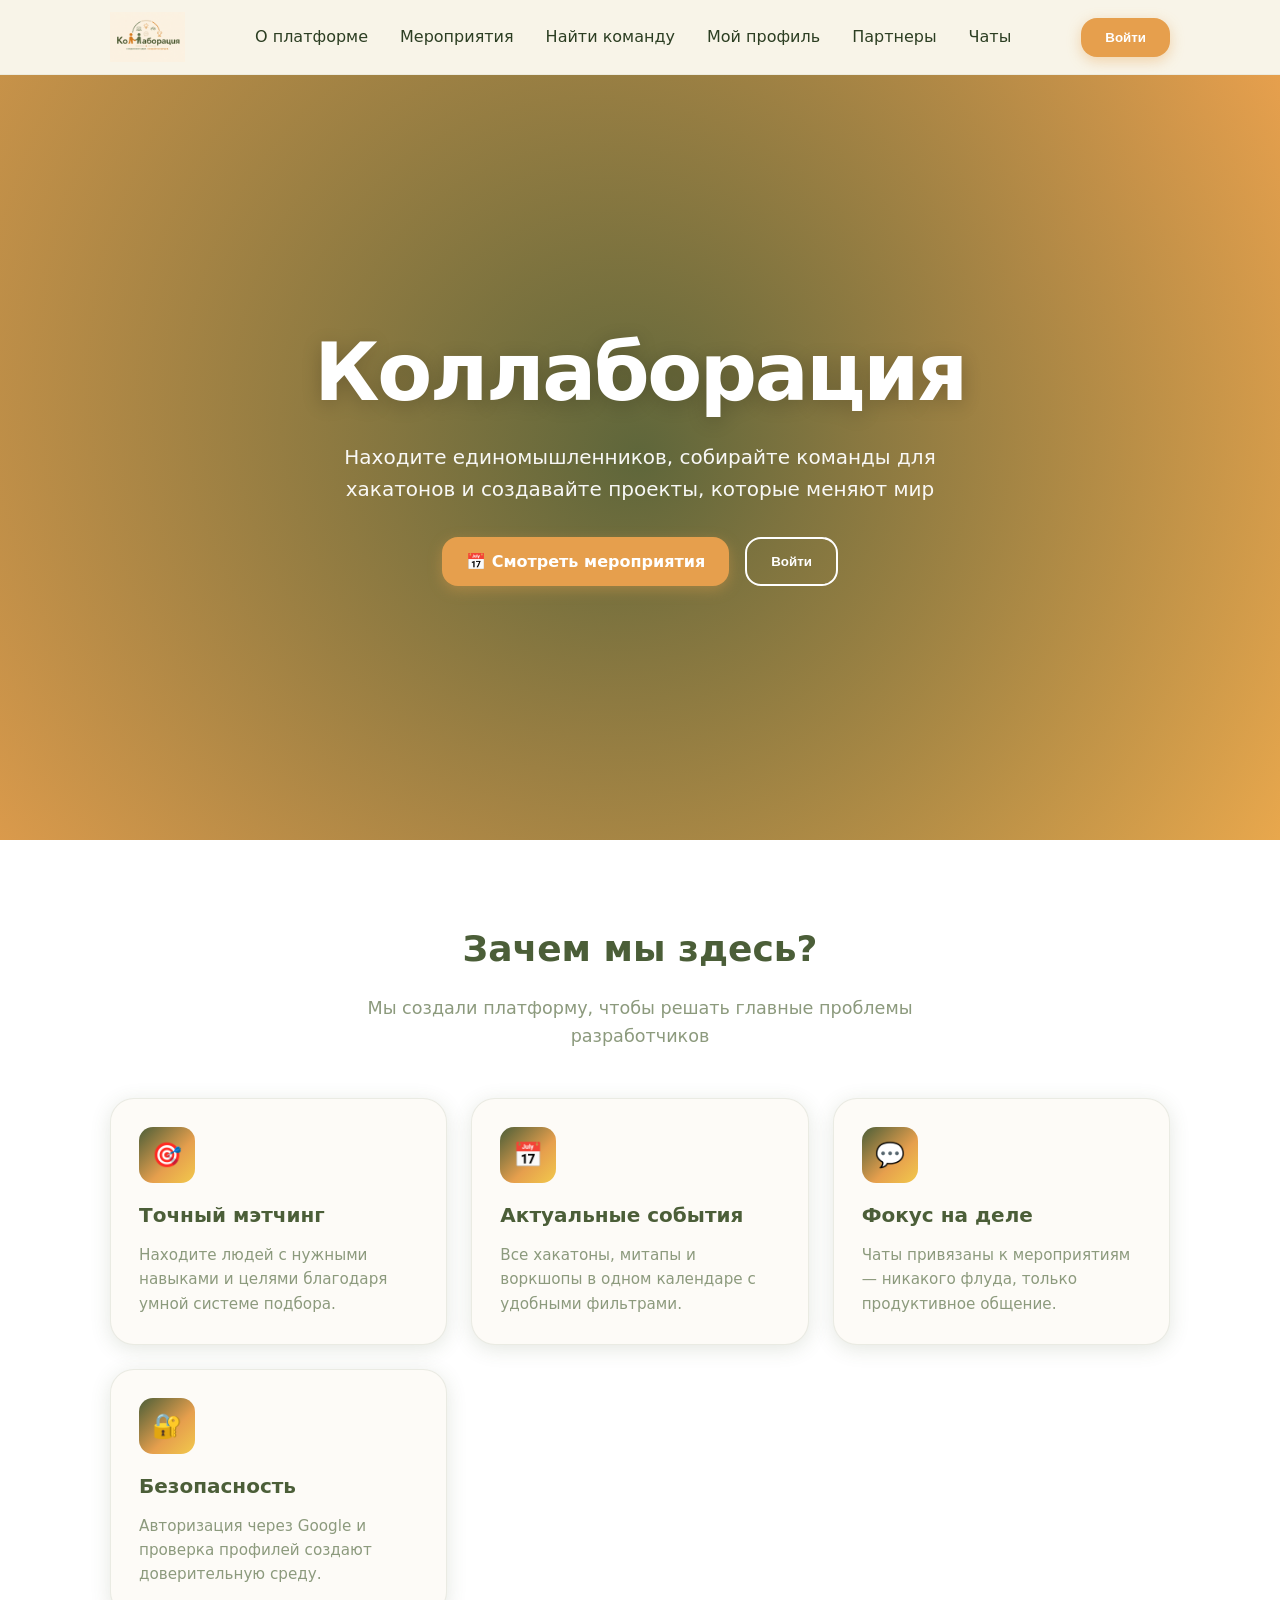
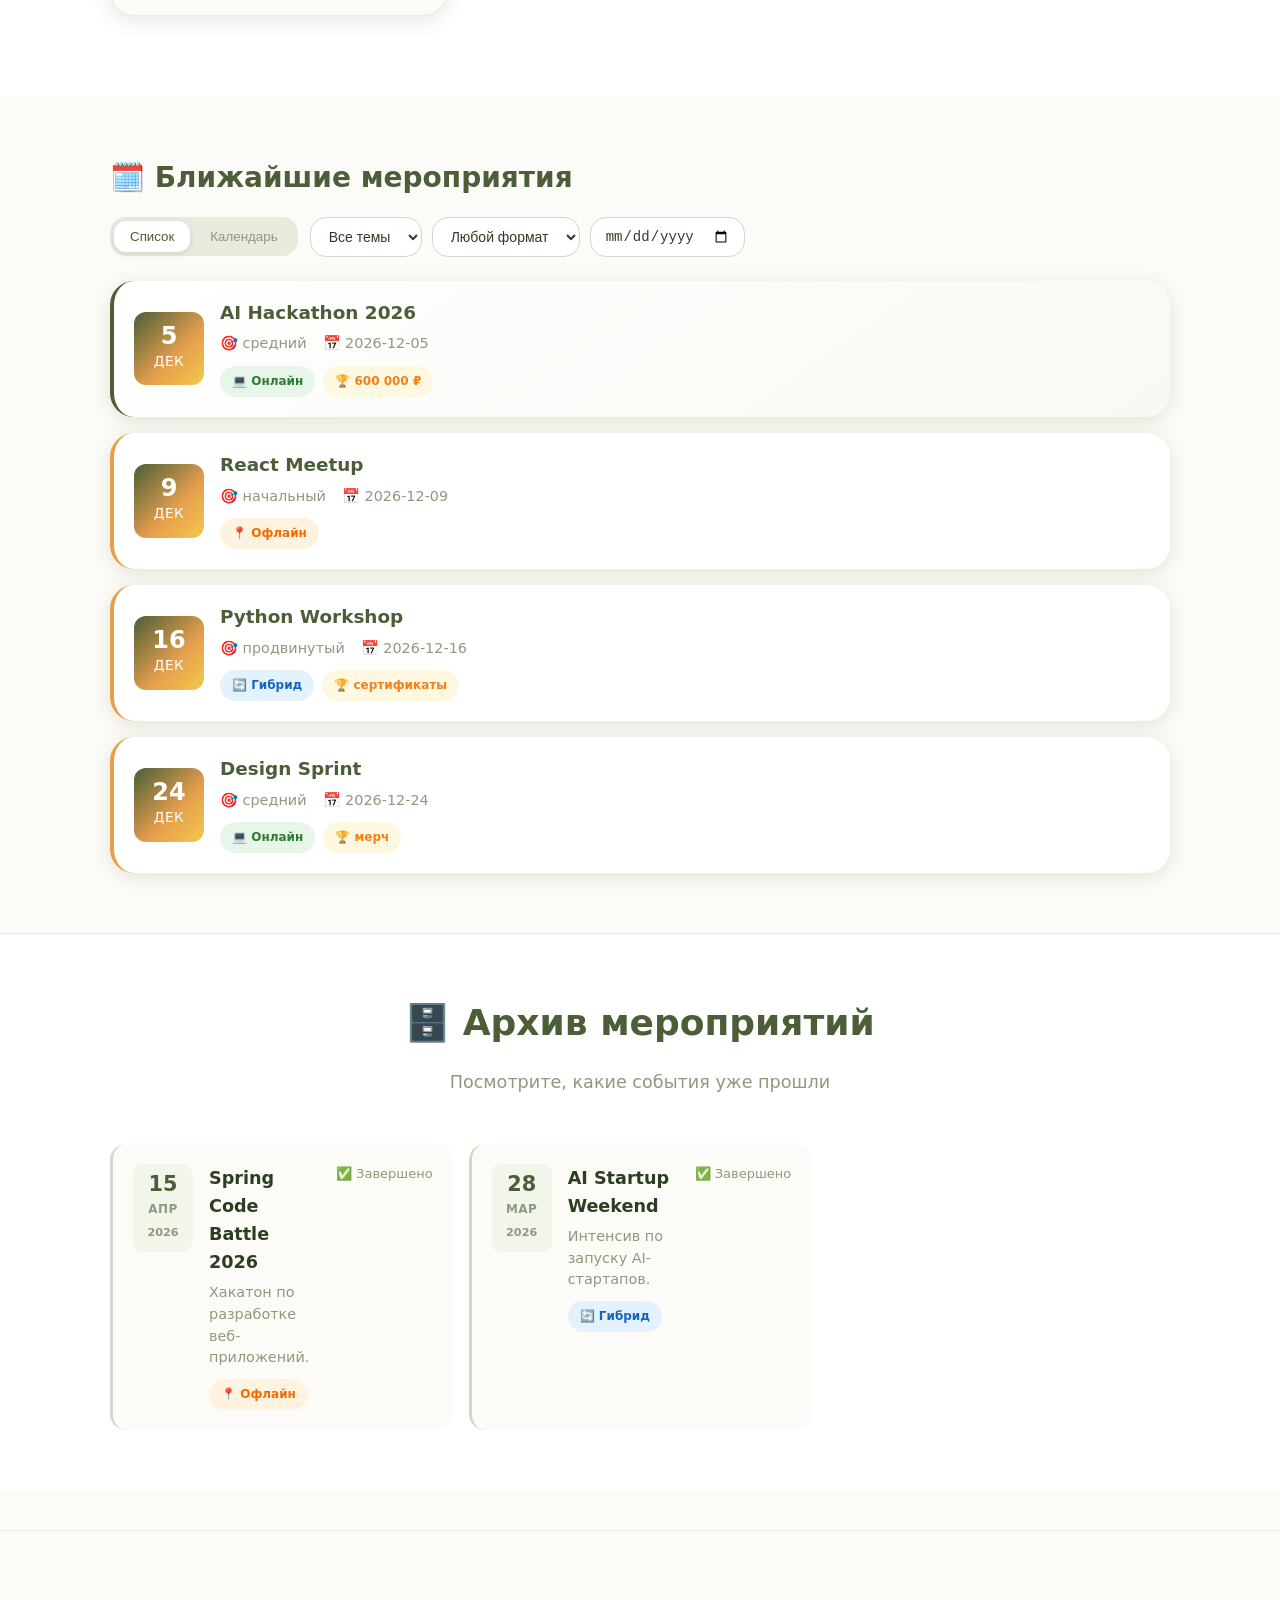
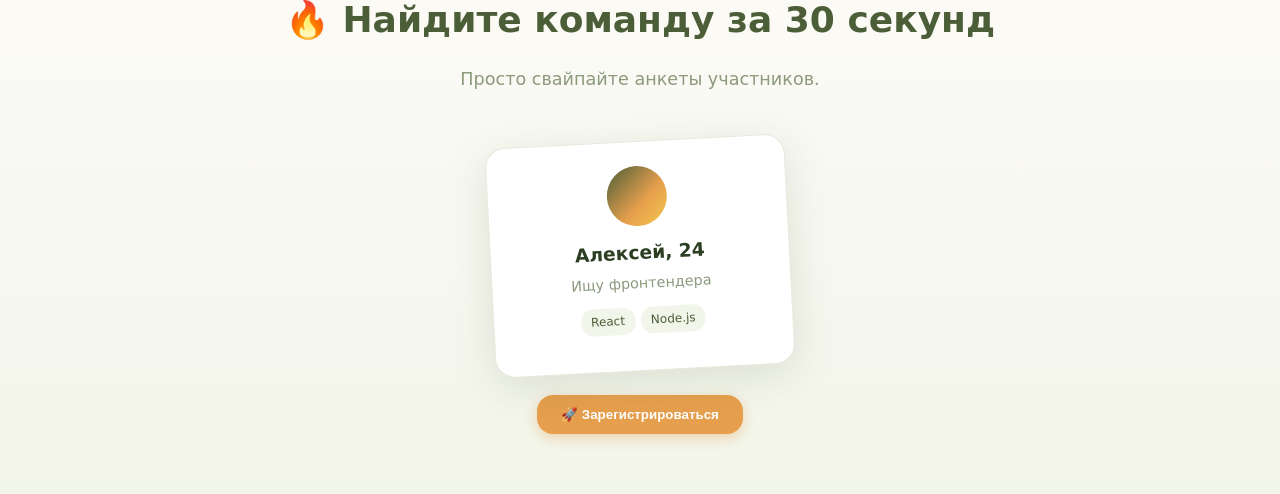
<file: index.html>
<!DOCTYPE html>
<html lang="ru">
<head>
  <meta charset="UTF-8">
  <meta name="viewport" content="width=device-width, initial-scale=1.0">
  <title>Коллаборация — Платформа для команд</title>
  <link rel="stylesheet" href="css/theme.css">
</head>
<body>
  <nav class="navbar">
    <div class="container">
      <!-- ЛОГОТИП -->
      <a href="#" class="nav-logo">
        <img src="logo.png" alt="Коллаборация">
      </a>
      
      <div class="nav-links">
        <a href="#about">О платформе</a>
        <a href="#calendar">Мероприятия</a>
        <a href="teams.html">Найти команду</a>
        <a href="profile.html">Мой профиль</a>
        <a href="partners.html">Партнеры</a>
        <a href="chat.html">Чаты</a>
      </div>
      <div class="nav-auth">
        <button id="loginBtn" class="btn">Войти</button>
      </div>
    </div>
  </nav>

  <section class="hero">
    <div class="hero-bg"></div>
    <div class="hero-content">
      <h1 class="hero-title">Коллаборация</h1>
      <p class="hero-subtitle">Находите единомышленников, собирайте команды для хакатонов и создавайте проекты, которые меняют мир</p>
      <div class="hero-cta">
        <a href="#calendar" class="btn">📅 Смотреть мероприятия</a>
        <button id="heroLoginBtn" class="btn btn-outline" style="border-color:white; color:white;">🚀 Начать сейчас</button>
      </div>
    </div>
  </section>

  <section id="about" class="info-section">
    <div class="container">
      <h2 class="section-title">Зачем мы здесь?</h2>
      <p class="section-subtitle">Мы создали платформу, чтобы решать главные проблемы разработчиков</p>
      <div class="features-grid">
        <div class="feature-card"><div class="feature-icon">🎯</div><h3>Точный мэтчинг</h3><p>Находите людей с нужными навыками и целями благодаря умной системе подбора.</p></div>
        <div class="feature-card"><div class="feature-icon">📅</div><h3>Актуальные события</h3><p>Все хакатоны, митапы и воркшопы в одном календаре с удобными фильтрами.</p></div>
        <div class="feature-card"><div class="feature-icon">💬</div><h3>Фокус на деле</h3><p>Чаты привязаны к мероприятиям — никакого флуда, только продуктивное общение.</p></div>
        <div class="feature-card"><div class="feature-icon">🔐</div><h3>Безопасность</h3><p>Авторизация через Google и проверка профилей создают доверительную среду.</p></div>
      </div>
    </div>
  </section>

  <section id="calendar" class="calendar-section">
    <div class="container">
      <div class="calendar-header">
        <h2 class="calendar-title">🗓️ Ближайшие мероприятия</h2>
        <div class="calendar-controls">
          <div class="view-toggle">
            <button id="viewList" class="toggle-btn active">Список</button>
            <button id="viewCalendar" class="toggle-btn">Календарь</button>
          </div>
          <div class="filters" id="filtersContainer">
            <select id="topicFilter"><option value="all">Все темы</option><option value="frontend">Frontend</option><option value="backend">Backend</option><option value="ai">AI/ML</option><option value="design">Дизайн</option></select>
            <select id="formatFilter"><option value="all">Любой формат</option><option value="online">Онлайн</option><option value="offline">Офлайн</option><option value="hybrid">Гибрид</option></select>
            <input type="date" id="dateFilter">
          </div>
        </div>
      </div>
      
      <div id="calendarGrid" class="calendar-grid" style="display:none;">
        <div class="calendar-nav" style="grid-column: 1/-1; display:flex; justify-content:space-between; align-items:center; margin-bottom:8px;">
          <button id="prevMonth" class="btn btn-outline" style="padding:6px 12px; font-size:14px;">← Назад</button>
          <span id="currentMonthLabel" style="font-weight:600; color:var(--primary)"></span>
          <button id="nextMonth" class="btn btn-outline" style="padding:6px 12px; font-size:14px;">Вперед →</button>
        </div>
      </div>
      
      <div id="eventsList" class="events-list"></div>
      <div id="calendarMessage" style="text-align:center; padding:20px; color:var(--text-muted); display:none;"></div>
    </div>
  </section>

  <section class="archive-section">
    <div class="container">
      <h2 class="section-title">🗄️ Архив мероприятий</h2>
      <p class="section-subtitle">Посмотрите, какие события уже прошли</p>
      
      <div class="archive-grid">
        <div class="archive-card">
          <div class="archive-date"><span class="day">15</span><span class="month">АПР</span><span class="year">2026</span></div>
          <div class="archive-info"><h3>Spring Code Battle 2026</h3><p class="archive-desc">Хакатон по разработке веб-приложений.</p><div class="archive-badges"><span class="badge offline">📍 Офлайн</span></div></div>
          <div class="archive-status"><span style="color:var(--text-muted); font-size:13px;">✅ Завершено</span></div>
        </div>
        <div class="archive-card">
          <div class="archive-date"><span class="day">28</span><span class="month">МАР</span><span class="year">2026</span></div>
          <div class="archive-info"><h3>AI Startup Weekend</h3><p class="archive-desc">Интенсив по запуску AI-стартапов.</p><div class="archive-badges"><span class="badge hybrid">🔄 Гибрид</span></div></div>
          <div class="archive-status"><span style="color:var(--text-muted); font-size:13px;">✅ Завершено</span></div>
        </div>
      </div>
    </div>
  </section>

  <section class="promo-section">
    <div class="container">
      <h2 class="section-title">🔥 Найдите команду за 30 секунд</h2>
      <p class="section-subtitle">Просто свайпайте анкеты участников.</p>
      <div class="promo-card-container">
        <div class="promo-demo-card">
          <div class="promo-demo-avatar"></div>
          <h3 style="margin-bottom:4px;">Алексей, 24</h3>
          <p style="font-size:0.9rem; color:var(--text-muted);">Ищу фронтендера</p>
          <div class="promo-demo-skills"><span class="promo-demo-tag">React</span><span class="promo-demo-tag">Node.js</span></div>
        </div>
      </div>
      <button id="promoLoginBtn" class="btn">🚀 Зарегистрироваться</button>
    </div>
  </section>

  <script src="js/calendar.js"></script>
  <script>
    let isAuthenticated = false;
    function toggleAuth() { isAuthenticated = !isAuthenticated; updateInterface(); if (isAuthenticated) alert('✅ Вы успешно вошли!'); }
    function updateInterface() {
      const loginBtns = document.querySelectorAll('#loginBtn, #heroLoginBtn, #promoLoginBtn');
      loginBtns.forEach(btn => {
        btn.textContent = isAuthenticated ? '👤 Выйти' : (btn.id === 'promoLoginBtn' ? '🚀 Зарегистрироваться' : 'Войти');
        btn.onclick = toggleAuth;
      });
    }
    document.addEventListener('DOMContentLoaded', updateInterface);
  </script>
</body>
</html>
</file>
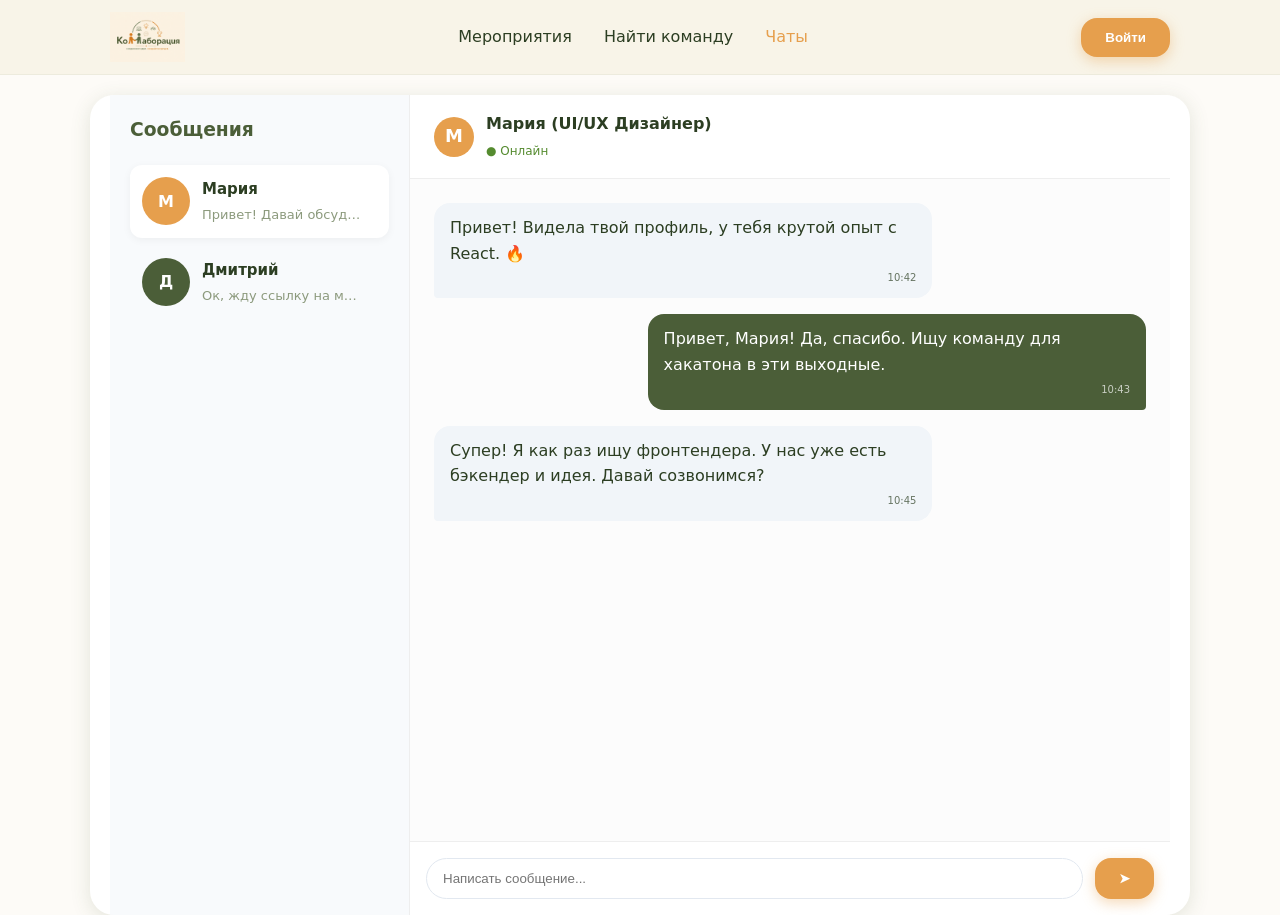
<file: chat.html>
<!DOCTYPE html>
<html lang="ru">
<head>
  <meta charset="UTF-8">
  <meta name="viewport" content="width=device-width, initial-scale=1.0">
  <title>Чат — Коллаборация</title>
  <link rel="stylesheet" href="css/theme.css">
  <link rel="stylesheet" href="css/chat.css">
</head>
<body>
  <nav class="navbar">
    <div class="container">
      <a href="index.html" class="nav-logo">
        <img src="logo.png" alt="Коллаборация">
      </a>
      <div class="nav-links">
        <a href="index.html">Мероприятия</a>
        <a href="teams.html">Найти команду</a>
        <a href="chat.html" class="active">Чаты</a>
      </div>
      <div class="nav-auth"><button id="loginBtn" class="btn">Войти</button></div>
    </div>
  </nav>

  <main class="chat-container container">
    <aside class="chat-sidebar">
      <h3>Сообщения</h3>
      <div class="chat-list">
        <div class="chat-item active">
          <div class="chat-avatar" style="background:var(--accent)">М</div>
          <div class="chat-info">
            <h4>Мария</h4>
            <p>Привет! Давай обсудим стек...</p>
          </div>
        </div>
        <div class="chat-item">
          <div class="chat-avatar" style="background:var(--primary)">Д</div>
          <div class="chat-info">
            <h4>Дмитрий</h4>
            <p>Ок, жду ссылку на макет</p>
          </div>
        </div>
      </div>
    </aside>

    <section class="chat-window">
      <header class="chat-header">
        <div class="chat-avatar" style="background:var(--accent); width:40px; height:40px; font-size:18px;">М</div>
        <div>
          <h4>Мария (UI/UX Дизайнер)</h4>
          <span style="color:var(--success); font-size:12px;">● Онлайн</span>
        </div>
      </header>

      <div class="messages-area" id="messagesArea">
        <div class="message received">
          <p>Привет! Видела твой профиль, у тебя крутой опыт с React. 🔥</p>
          <span class="time">10:42</span>
        </div>
        <div class="message sent">
          <p>Привет, Мария! Да, спасибо. Ищу команду для хакатона в эти выходные.</p>
          <span class="time">10:43</span>
        </div>
        <div class="message received">
          <p>Супер! Я как раз ищу фронтендера. У нас уже есть бэкендер и идея. Давай созвонимся?</p>
          <span class="time">10:45</span>
        </div>
      </div>

      <div class="chat-input-area">
        <input type="text" id="msgInput" placeholder="Написать сообщение...">
        <button class="btn" id="sendBtn">➤</button>
      </div>
    </section>
  </main>

  <script src="js/chat.js"></script>
</body>
</html>
</file>
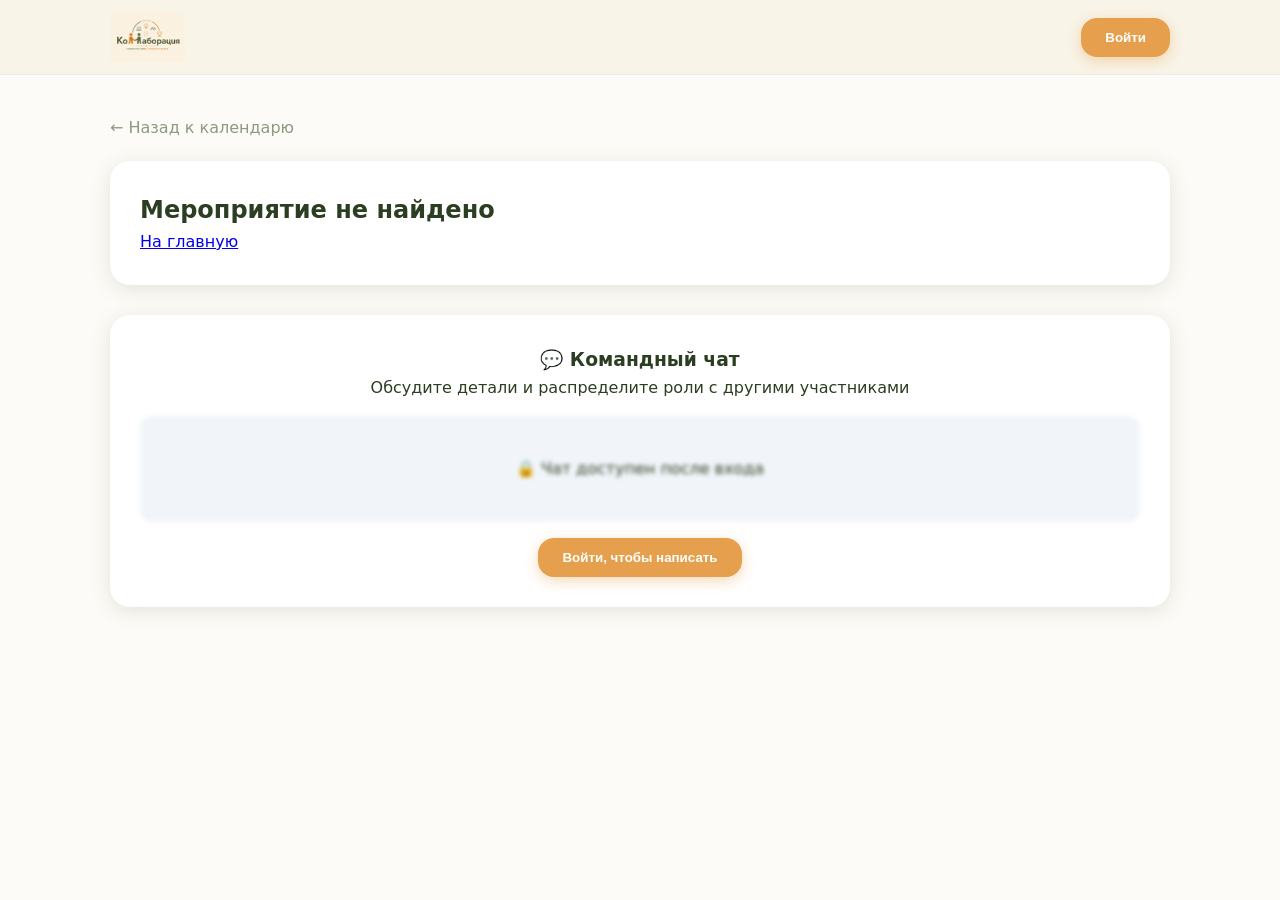
<file: event.html>
<!DOCTYPE html>
<html lang="ru">
<head>
  <meta charset="UTF-8">
  <meta name="viewport" content="width=device-width, initial-scale=1.0">
  <title>Коллаборация — Детали мероприятия</title>
  <link rel="stylesheet" href="css/theme.css">
</head>
<body>
  <nav class="navbar">
    <div class="container">
      <a href="index.html" class="nav-logo">
        <img src="logo.png" alt="Коллаборация">
      </a>
      <div class="nav-auth">
        <button id="loginBtn" class="btn">Войти</button>
      </div>
    </div>
  </nav>

  <main class="container event-detail-page" style="padding-top: 40px;">
    <a href="index.html" class="back-link" style="color:var(--text-muted); text-decoration:none; display:inline-block; margin-bottom:20px;">← Назад к календарю</a>
    
    <div id="event-content" class="event-full-card" style="background:white; padding:30px; border-radius:20px; box-shadow:var(--shadow); margin-bottom:30px;">
      <!-- Контент загрузится через JS -->
    </div>

    <div class="chat-gate-box" style="background:white; padding:30px; border-radius:20px; box-shadow:var(--shadow); text-align:center;">
      <h3>💬 Командный чат</h3>
      <p>Обсудите детали и распределите роли с другими участниками</p>
      <div id="chatPreview" class="chat-preview-blur" style="background:#f1f5f9; padding:40px; border-radius:12px; margin-top:16px; filter:blur(2px);">
        <p>🔒 Чат доступен после входа</p>
      </div>
      <button id="loginToChat" class="btn" style="margin-top:16px;">Войти, чтобы написать</button>
    </div>
  </main>

  <script src="js/event.js"></script>
  <script>
    let isAuthenticated = false;
    function toggleAuth() {
      isAuthenticated = !isAuthenticated;
      updateInterface();
      if (isAuthenticated) {
        document.getElementById('loginBtn').textContent = '👤 Выйти';
        checkChatAccess();
      } else {
        document.getElementById('loginBtn').textContent = 'Войти';
        checkChatAccess();
      }
    }
    function checkChatAccess() {
      const chatBtn = document.getElementById('loginToChat');
      const chatBlur = document.getElementById('chatPreview');
      if (isAuthenticated) {
        if(chatBtn) chatBtn.style.display = 'none';
        if(chatBlur) {
          chatBlur.innerHTML = '<p style="color:var(--text-muted)">Сообщений пока нет. Будьте первым!</p>';
          chatBlur.style.filter = 'none';
        }
      }
    }
    function updateInterface() {
      const btn = document.getElementById('loginBtn');
      btn.textContent = isAuthenticated ? '👤 Выйти' : 'Войти';
      btn.onclick = toggleAuth;
    }
    document.addEventListener('DOMContentLoaded', updateInterface);
  </script>
</body>
</html>
</file>
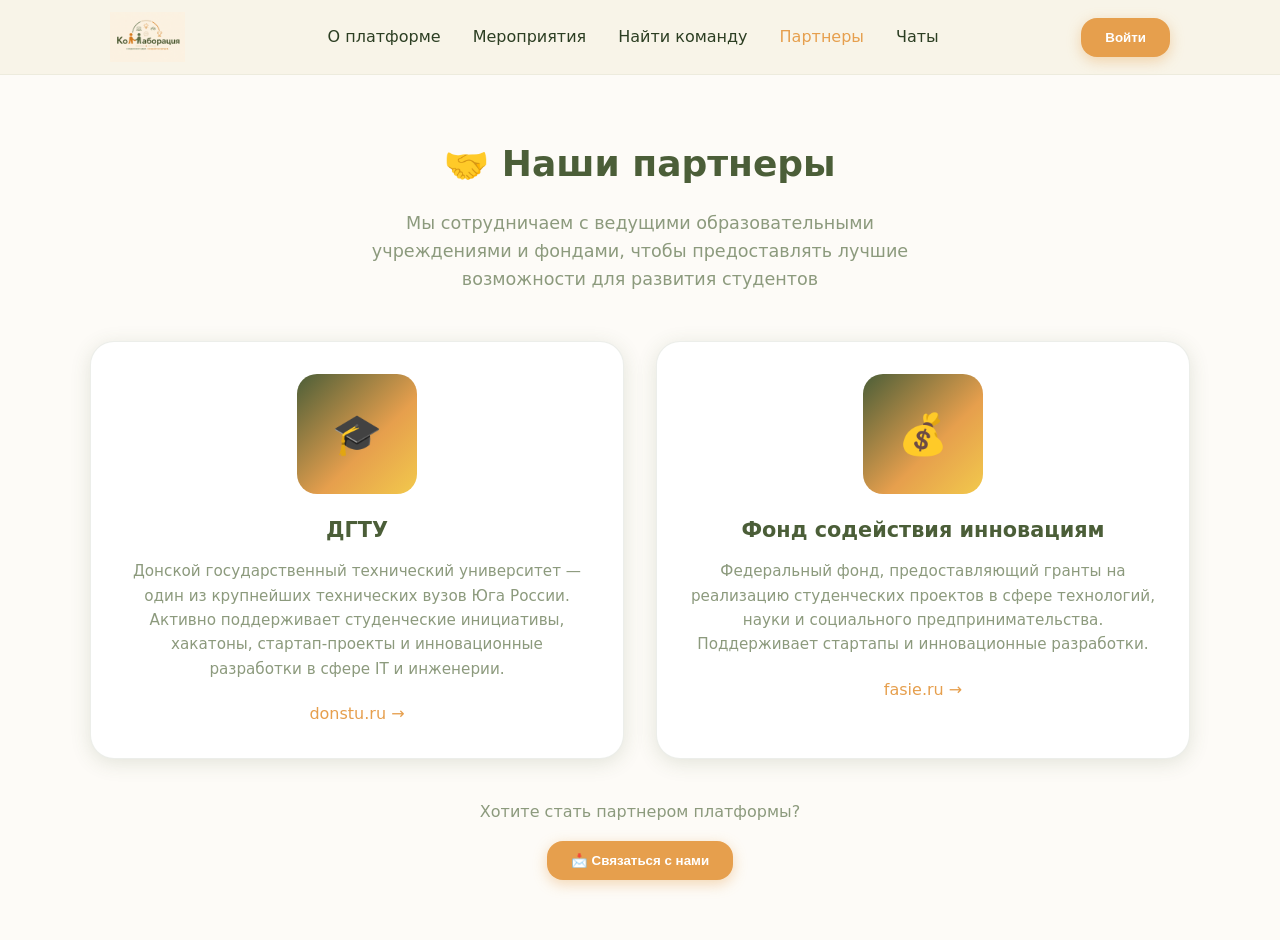
<file: partners.html>
<!DOCTYPE html>
<html lang="ru">
<head>
  <meta charset="UTF-8">
  <meta name="viewport" content="width=device-width, initial-scale=1.0">
  <title>Партнеры — Коллаборация</title>
  <link rel="stylesheet" href="css/theme.css">
</head>
<body>
  <nav class="navbar">
    <div class="container">
      <a href="index.html" class="nav-logo">
        <img src="logo.png" alt="Коллаборация">
      </a>
      <div class="nav-links">
        <a href="index.html#about">О платформе</a>
        <a href="index.html#calendar">Мероприятия</a>
        <a href="teams.html">Найти команду</a>
        <a href="partners.html" class="active">Партнеры</a>
        <a href="chat.html">Чаты</a>
      </div>
      <div class="nav-auth"><button id="loginBtn" class="btn">Войти</button></div>
    </div>
  </nav>

  <main class="container partners-page">
    <h1 class="section-title">🤝 Наши партнеры</h1>
    <p class="section-subtitle">Мы сотрудничаем с ведущими образовательными учреждениями и фондами, чтобы предоставлять лучшие возможности для развития студентов</p>
    
    <div class="partners-grid">
      <!-- Партнер 1: ДГТУ -->
      <div class="partner-card">
        <div class="partner-logo">🎓</div>
        <h3>ДГТУ</h3>
        <p>Донской государственный технический университет — один из крупнейших технических вузов Юга России. Активно поддерживает студенческие инициативы, хакатоны, стартап-проекты и инновационные разработки в сфере IT и инженерии.</p>
        <a href="https://donstu.ru/" target="_blank" class="partner-link">donstu.ru →</a>
      </div>
      
      <!-- Партнер 2: Фонд содействия инновациям -->
      <div class="partner-card">
        <div class="partner-logo">💰</div>
        <h3>Фонд содействия инновациям</h3>
        <p>Федеральный фонд, предоставляющий гранты на реализацию студенческих проектов в сфере технологий, науки и социального предпринимательства. Поддерживает стартапы и инновационные разработки.</p>
        <a href="https://fasie.ru/" target="_blank" class="partner-link">fasie.ru →</a>
      </div>
    </div>
    
    <div style="text-align:center; margin-top:40px;">
      <p style="color:var(--text-muted); margin-bottom:16px;">Хотите стать партнером платформы?</p>
      <button class="btn" onclick="alert('Спасибо за интерес! Напишите нам на partners@collab.ru')">📩 Связаться с нами</button>
    </div>
  </main>

  <script>
    let isAuthenticated = false;
    function toggleAuth() { isAuthenticated = !isAuthenticated; document.getElementById('loginBtn').textContent = isAuthenticated ? '👤 Выйти' : 'Войти'; }
    document.addEventListener('DOMContentLoaded', () => {
      document.getElementById('loginBtn').addEventListener('click', toggleAuth);
    });
  </script>
</body>
</html>
</file>
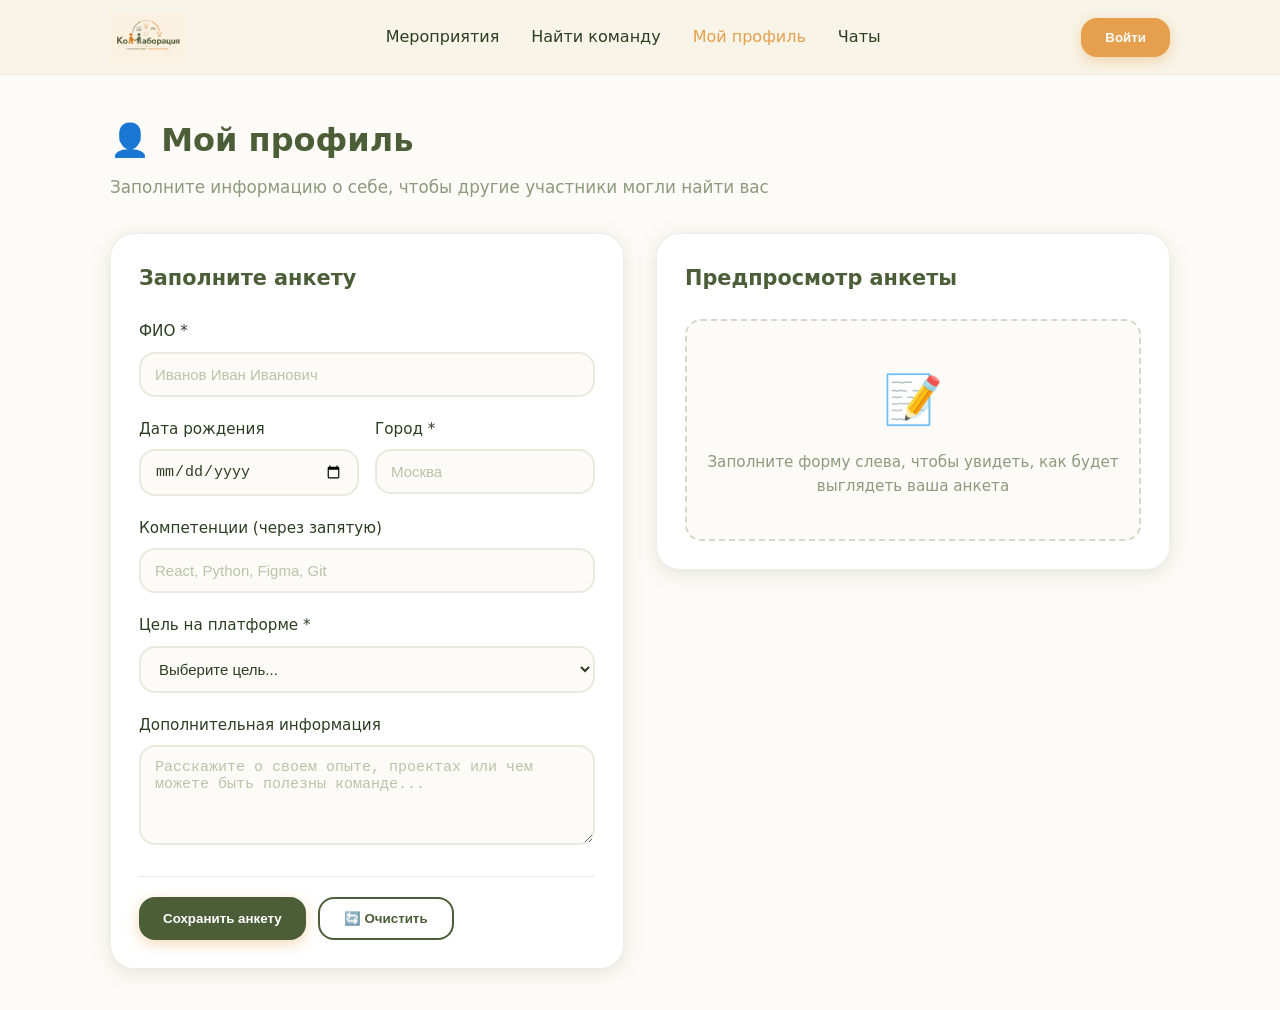
<file: profile.html>
<!DOCTYPE html>
<html lang="ru">
<head>
  <meta charset="UTF-8">
  <meta name="viewport" content="width=device-width, initial-scale=1.0">
  <title>Мой профиль — Коллаборация</title>
  <link rel="stylesheet" href="css/theme.css">
  <link rel="stylesheet" href="css/profile.css">
</head>
<body>
  <nav class="navbar">
    <div class="container">
      <a href="index.html" class="nav-logo">
        <img src="logo.png" alt="Коллаборация">
      </a>
      <div class="nav-links">
        <a href="index.html">Мероприятия</a>
        <a href="teams.html">Найти команду</a>
        <a href="profile.html" class="active">Мой профиль</a>
        <a href="chat.html">Чаты</a>
      </div>
      <div class="nav-auth"><button id="loginBtn" class="btn">Войти</button></div>
    </div>
  </nav>

  <main class="container profile-page">
    <h1 class="page-title">👤 Мой профиль</h1>
    <p class="page-subtitle">Заполните информацию о себе, чтобы другие участники могли найти вас</p>

    <div class="profile-layout">
      <!-- Левая колонка: форма -->
      <div class="profile-form-card">
        <h2>Заполните анкету</h2>
        <form id="profileForm">
          <div class="form-group">
            <label for="fullName">ФИО *</label>
            <input type="text" id="fullName" placeholder="Иванов Иван Иванович" required>
          </div>

          <div class="form-row">
            <div class="form-group">
              <label for="birthDate">Дата рождения</label>
              <input type="date" id="birthDate">
            </div>
            <div class="form-group">
              <label for="city">Город *</label>
              <input type="text" id="city" placeholder="Москва" required>
            </div>
          </div>

          <div class="form-group">
            <label for="skills">Компетенции (через запятую)</label>
            <input type="text" id="skills" placeholder="React, Python, Figma, Git">
          </div>

          <div class="form-group">
            <label for="goal">Цель на платформе *</label>
            <select id="goal" required>
              <option value="">Выберите цель...</option>
              <option value="Ищу команду для хакатона">Ищу команду для хакатона</option>
              <option value="Ищу разработчика для стартапа">Ищу разработчика для стартапа</option>
              <option value="Ищу ментора/наставника">Ищу ментора/наставника</option>
              <option value="Хочу найти единомышленников">Хочу найти единомышленников</option>
              <option value="Ищу работу/стажировку">Ищу работу/стажировку</option>
            </select>
          </div>

          <div class="form-group">
            <label for="bio">Дополнительная информация</label>
            <textarea id="bio" rows="4" placeholder="Расскажите о своем опыте, проектах или чем можете быть полезны команде..."></textarea>
          </div>

          <div class="form-actions">
            <button type="submit" class="btn btn-primary"> Сохранить анкету</button>
            <button type="button" id="resetBtn" class="btn btn-outline">🔄 Очистить</button>
          </div>
        </form>
      </div>

      <!-- Правая колонка: превью -->
      <div class="profile-preview-card">
        <h2>Предпросмотр анкеты</h2>
        <div id="previewContent" class="preview-empty">
          <div class="empty-state">
            <span style="font-size:48px;">📝</span>
            <p>Заполните форму слева, чтобы увидеть, как будет выглядеть ваша анкета</p>
          </div>
        </div>
        <div id="profileCard" class="profile-card" style="display:none;">
          <div class="card-header">
            <div class="user-avatar" id="previewAvatar">ИИ</div>
            <div class="user-info">
              <h3 id="previewName">Имя Фамилия</h3>
              <p class="user-location" id="previewLocation">📍 Город</p>
              <p class="user-age" id="previewAge"></p>
            </div>
          </div>
          
          <div class="card-goal">
            <span class="goal-label">🎯 Цель</span>
            <p id="previewGoal">Цель на платформе</p>
          </div>

          <div class="card-skills">
            <span class="skills-label">💼 Компетенции</span>
            <div class="skills-list" id="previewSkills"></div>
          </div>

          <div class="card-bio" id="previewBio" style="display:none;">
            <span class="bio-label"> О себе</span>
            <p id="previewBioText"></p>
          </div>

          <div class="card-footer">
            <span class="badge online">✅ Активен</span>
            <span style="font-size:12px; color:var(--text-muted)">Обновлено только что</span>
          </div>
        </div>
      </div>
    </div>
  </main>

  <script src="js/profile.js"></script>
  <script>
    let isAuthenticated = false;
    function toggleAuth() { isAuthenticated = !isAuthenticated; document.getElementById('loginBtn').textContent = isAuthenticated ? '👤 Выйти' : 'Войти'; }
    document.addEventListener('DOMContentLoaded', () => {
      document.getElementById('loginBtn').addEventListener('click', toggleAuth);
    });
  </script>
</body>
</html>
</file>
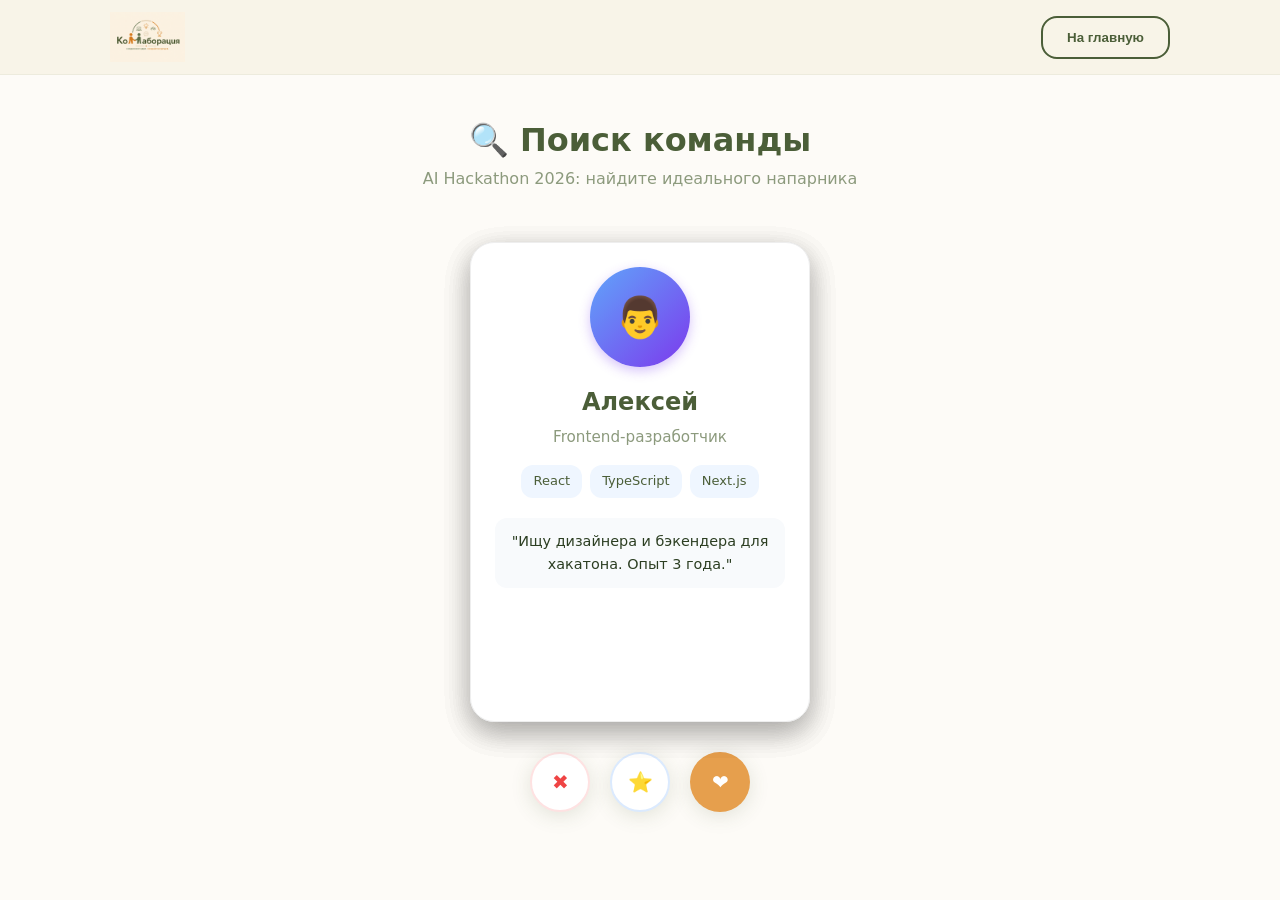
<file: swipe.html>
<!DOCTYPE html>
<html lang="ru">
<head>
  <meta charset="UTF-8">
  <meta name="viewport" content="width=device-width, initial-scale=1.0">
  <title>Поиск команды — Коллаборация</title>
  <link rel="stylesheet" href="css/theme.css">
  <link rel="stylesheet" href="css/swipe.css">
</head>
<body>
  <nav class="navbar">
    <div class="container">
      <a href="index.html" class="nav-logo">
        <img src="logo.png" alt="Коллаборация">
      </a>
      <div class="nav-auth">
        <button id="loginBtn" class="btn btn-outline" onclick="window.location.href='index.html'">На главную</button>
      </div>
    </div>
  </nav>

  <header class="swipe-header container" style="text-align:center; margin-top:40px; margin-bottom:20px;">
    <div>
      <h1 style="color:var(--primary)">🔍 Поиск команды</h1>
      <p style="color:var(--text-muted)">AI Hackathon 2026: найдите идеального напарника</p>
    </div>
  </header>

  <main class="swipe-area" style="display:flex; flex-direction:column; align-items:center; justify-content:center; min-height:70vh; position:relative;">
    <div id="card-stack" style="width:340px; height:480px; position:relative; perspective:1000px;"></div>

    <div class="swipe-controls" style="display:flex; gap:20px; margin-top:30px;">
      <button class="control-btn nope" onclick="swipeAction('left')" style="width:60px; height:60px; border-radius:50%; border:none; font-size:20px; cursor:pointer; box-shadow:var(--shadow); transition:0.2s; background:white; color:#ef4444; border:2px solid #fee2e2;">✖</button>
      <button class="control-btn super" style="width:60px; height:60px; border-radius:50%; border:none; font-size:20px; cursor:pointer; box-shadow:var(--shadow); transition:0.2s; background:white; color:#3b82f6; border:2px solid #dbeafe;">⭐</button>
      <button class="control-btn like" onclick="swipeAction('right')" style="width:60px; height:60px; border-radius:50%; border:none; font-size:20px; cursor:pointer; box-shadow:var(--shadow); transition:0.2s; background:var(--accent); color:white;">❤</button>
    </div>
  </main>

  <div id="match-modal" class="modal-overlay" style="display:none; position:fixed; inset:0; background:rgba(0,0,0,0.6); z-index:1000; align-items:center; justify-content:center; backdrop-filter:blur(4px);">
    <div class="modal-content" style="background:white; padding:32px; border-radius:24px; text-align:center; max-width:320px; width:90%; animation:popIn 0.4s;">
      <div class="match-emoji" style="font-size:60px; margin-bottom:16px;">🎉</div>
      <h2>It's a Match!</h2>
      <p>Вы и <strong id="match-name">Алексей</strong> понравились друг другу</p>
      <div class="modal-buttons" style="display:flex; flex-direction:column; gap:10px; margin-top:20px;">
        <button class="btn btn-outline" onclick="closeMatchModal()">Продолжить поиск</button>
        <button class="btn" onclick="openChat()">💬 Написать сообщение</button>
      </div>
    </div>
  </div>

  <script src="js/swipe.js"></script>
</body>
</html>
</file>
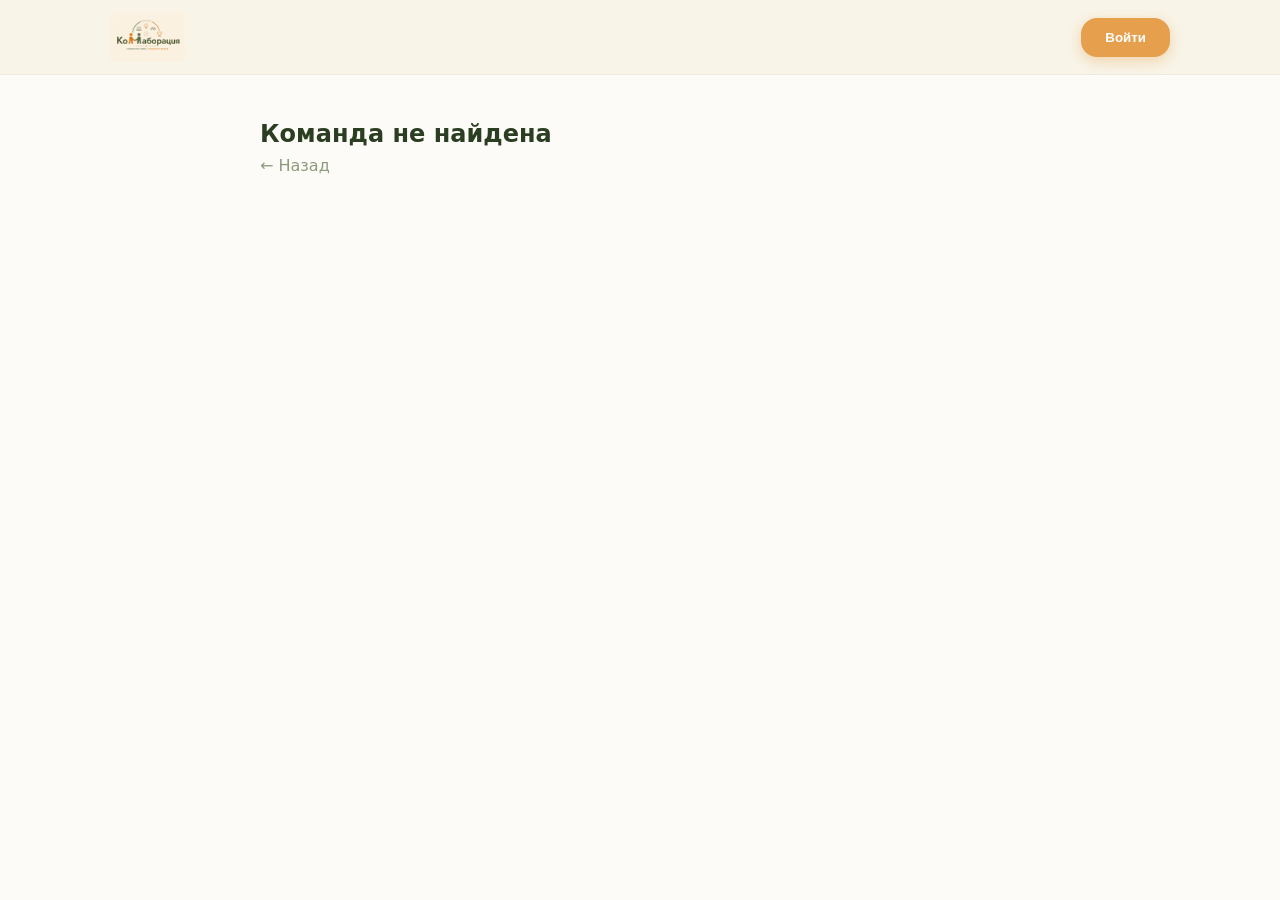
<file: team-detail.html>
<!DOCTYPE html>
<html lang="ru">
<head>
  <meta charset="UTF-8">
  <meta name="viewport" content="width=device-width, initial-scale=1.0">
  <title>Команда — Коллаборация</title>
  <link rel="stylesheet" href="css/theme.css">
  <link rel="stylesheet" href="css/team-detail.css">
</head>
<body>
  <nav class="navbar">
    <div class="container">
      <a href="index.html" class="nav-logo">
        <img src="logo.png" alt="Коллаборация">
      </a>
      <div class="nav-auth"><button id="loginBtn" class="btn">Войти</button></div>
    </div>
  </nav>

  <main class="container team-detail-page" style="max-width:800px; padding:40px 20px;">
    <div id="teamContent" class="team-content"></div>
  </main>

  <script src="js/team-detail.js"></script>
  <script>
    let isAuthenticated = false;
    function toggleAuth() { isAuthenticated = !isAuthenticated; document.getElementById('loginBtn').textContent = isAuthenticated ? '👤 Выйти' : 'Войти'; }
    document.addEventListener('DOMContentLoaded', () => {
      document.getElementById('loginBtn').addEventListener('click', toggleAuth);
    });
  </script>
</body>
</html>
</file>
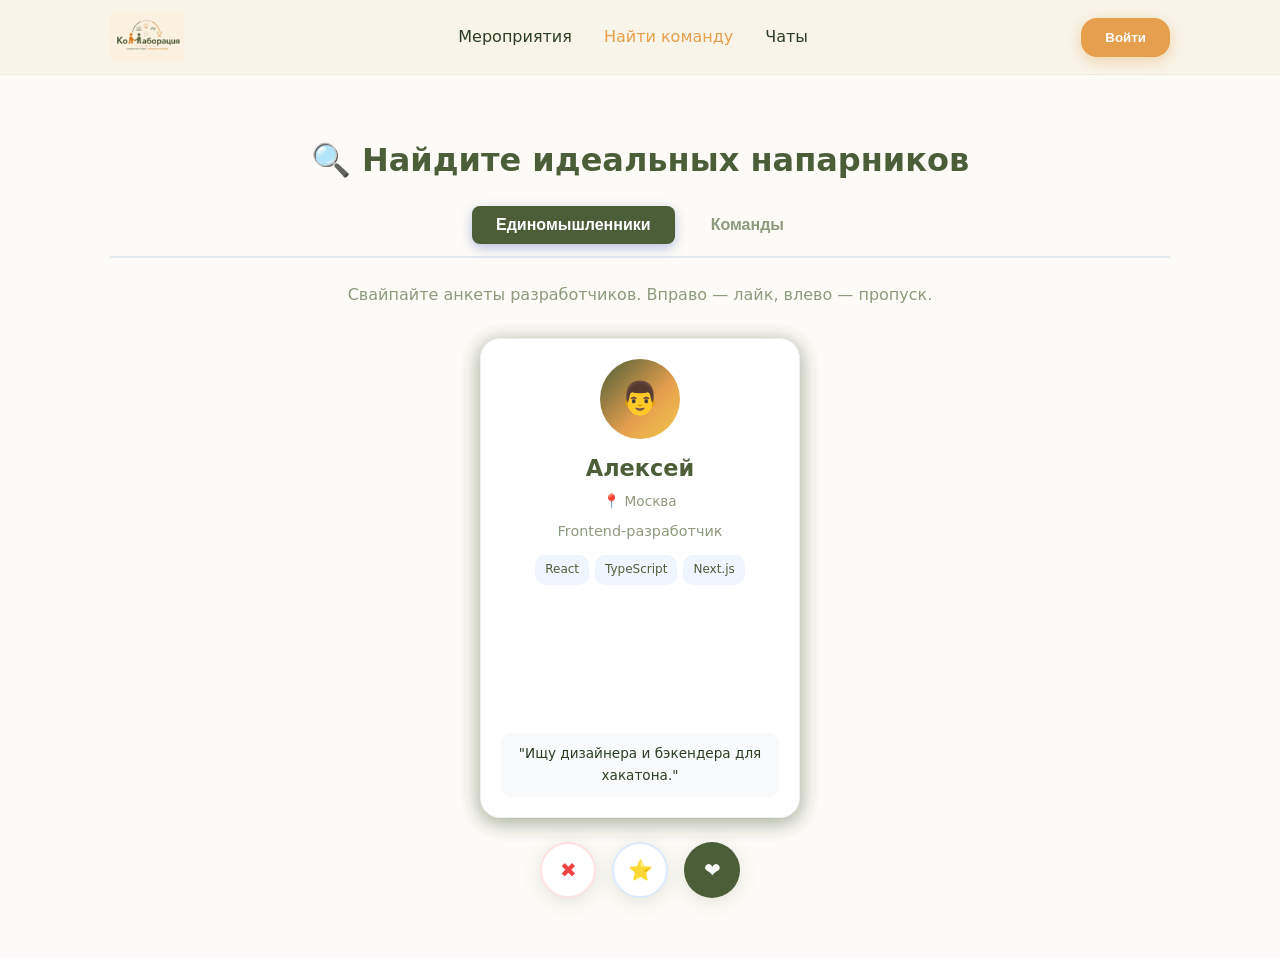
<file: teams.html>
<!DOCTYPE html>
<html lang="ru">
<head>
  <meta charset="UTF-8">
  <meta name="viewport" content="width=device-width, initial-scale=1.0">
  <title>Поиск команды — Коллаборация</title>
  <link rel="stylesheet" href="css/theme.css">
  <link rel="stylesheet" href="css/teams.css">
</head>
<body>
  <nav class="navbar">
    <div class="container">
      <a href="index.html" class="nav-logo">
        <img src="logo.png" alt="Коллаборация">
      </a>
      <div class="nav-links">
        <a href="index.html">Мероприятия</a>
        <a href="teams.html" class="active">Найти команду</a>
        <a href="chat.html">Чаты</a>
      </div>
      <div class="nav-auth"><button id="loginBtn" class="btn">Войти</button></div>
    </div>
  </nav>

  <main class="container teams-page">
    <h1 style="text-align:center; margin: 40px 0 20px; color:var(--primary)">🔍 Найдите идеальных напарников</h1>
    
    <div class="tabs">
      <button class="tab-btn active" data-tab="individuals">Единомышленники</button>
      <button class="tab-btn" data-tab="teams">Команды</button>
    </div>

    <div id="tab-individuals" class="tab-content active">
      <p class="tab-desc">Свайпайте анкеты разработчиков. Вправо — лайк, влево — пропуск.</p>
      <div class="swipe-wrapper">
        <div id="card-stack"></div>
        <div class="swipe-controls">
          <button class="control-btn nope" onclick="swipeAction('left')">✖</button>
          <button class="control-btn super">⭐</button>
          <button class="control-btn like" onclick="swipeAction('right')">❤</button>
        </div>
      </div>
    </div>

    <div id="tab-teams" class="tab-content">
      <p class="tab-desc">Готовые команды ищут усиление. Выберите подходящую и присоединяйтесь.</p>
      <div id="teamsGrid" class="teams-grid"></div>
    </div>
  </main>

  <script src="js/teams.js"></script>
  <script>
    let isAuthenticated = false;
    function toggleAuth() { isAuthenticated = !isAuthenticated; document.getElementById('loginBtn').textContent = isAuthenticated ? '👤 Выйти' : 'Войти'; }
    document.addEventListener('DOMContentLoaded', () => {
      document.getElementById('loginBtn').addEventListener('click', toggleAuth);
    });
  </script>
</body>
</html>
</file>
<file: css/theme.css>
:root {
  /* Цвета из логотипа */
  --bg: #fdfbf7; /* Очень светлый бежевый фон */
  --surface: #ffffff;
  --primary: #4b5e38; /* Темно-зеленый (текст, основные элементы) */
  --accent: #e69f4d; /* Оранжевый (кнопки, акценты) */
  --yellow: #f2c94c; /* Желтый (замена фиолетовому для градиентов) */
  --light-orange: #fcebb6; /* Светло-оранжевый/бежевый */
  
  --text: #2c3e22; /* Темно-зеленый текст */
  --text-muted: #8c9a7d; /* Приглушенный зеленый */
  --success: #558b2f; /* Зеленый для успеха */
  
  --radius: 16px;
  --radius-lg: 24px;
  
  /* Градиент: Зеленый -> Оранжевый -> Желтый */
  --gradient-hero: linear-gradient(135deg, #4b5e38 0%, #e69f4d 60%, #f2c94c 100%);
  
  --shadow: 0 4px 20px rgba(75, 94, 56, 0.15); /* Тень с зеленоватым оттенком */
  --shadow-hover: 0 8px 30px rgba(230, 159, 77, 0.3); /* Тень с оранжевым оттенком */
  --transition: all 0.3s cubic-bezier(0.4, 0, 0.2, 1);
}

* { box-sizing: border-box; margin: 0; padding: 0; }
html { scroll-behavior: smooth; }
body { font-family: 'Segoe UI', system-ui, -apple-system, sans-serif; background: var(--bg); color: var(--text); line-height: 1.6; }
.container { max-width: 1100px; margin: 0 auto; padding: 0 20px; }

/* Buttons */
.btn { 
  background: var(--accent); color: white; border: none; 
  padding: 12px 24px; border-radius: var(--radius); cursor: pointer; 
  font-weight: 600; transition: var(--transition); text-decoration: none; 
  display: inline-flex; align-items: center; gap: 8px; 
  box-shadow: 0 4px 14px rgba(230, 159, 77, 0.4); 
}
.btn:hover { background: #d68a36; transform: translateY(-2px); box-shadow: var(--shadow-hover); }
.btn-outline { background: transparent; border: 2px solid var(--primary); color: var(--primary); box-shadow: none; }
.btn-outline:hover { background: var(--primary); color: white; }

/* Navbar */
.navbar { 
  position: sticky; top: 0; z-index: 100; 
  background: #f8f4e8; /* Тёплый кремовый, точно как фон логотипа */
  backdrop-filter: none; /* Убираем размытие, чтобы цвет не искажался */
  border-bottom: 1px solid rgba(75, 94, 56, 0.06); /* Едва заметная мягкая граница */
  padding: 12px 0; 
}
.navbar .container { display: flex; justify-content: space-between; align-items: center; }

/* Logo Image Style */
.nav-logo { display: flex; align-items: center; gap: 8px; text-decoration: none; }
.nav-logo img { height: 50px; width: auto; display: block; }
.nav-logo span { font-size: 1.5rem; font-weight: 700; color: var(--primary); }

.nav-links { display: flex; gap: 24px; align-items: center; }
.nav-links a { color: var(--text); text-decoration: none; font-weight: 500; transition: var(--transition); padding: 8px 4px; }
.nav-links a:hover, .nav-links a.active { color: var(--accent); }
.nav-auth { display: flex; align-items: center; gap: 12px; }

/* Hero Section */
.hero { 
  min-height: 85vh; background: var(--gradient-hero); 
  display: flex; align-items: center; justify-content: center; 
  text-align: center; padding: 40px 20px; position: relative; overflow: hidden; 
}
/* Фоновая картинка с наложением */
.hero-bg { 
  position: absolute; inset: 0; z-index: 1; 
  background-image: url('https://images.unsplash.com/photo-1519389950473-47ba0277781c?ixlib=rb-4.0.3&auto=format&fit=crop&w=1920&q=80'); 
  background-size: cover; background-position: center; 
  opacity: 0.15; mix-blend-mode: multiply; 
}
.hero::before { 
  content: ''; position: absolute; inset: 0; z-index: 2; 
  background: radial-gradient(circle at 50% 50%, rgba(75, 94, 56, 0.85) 0%, rgba(230, 159, 77, 0.8) 100%); 
}
.hero-content { position: relative; z-index: 3; max-width: 800px; }
.hero-title { 
  font-size: clamp(3rem, 8vw, 5rem); font-weight: 800; color: white; 
  letter-spacing: -0.03em; margin-bottom: 24px; line-height: 1.1; 
  text-shadow: 0 4px 20px rgba(0,0,0,0.2); animation: fadeInUp 0.8s ease-out; 
}
@keyframes fadeInUp { from { opacity: 0; transform: translateY(30px); } to { opacity: 1; transform: translateY(0); } }
.hero-subtitle { font-size: 1.25rem; color: rgba(255,255,255,0.95); margin-bottom: 32px; max-width: 600px; margin-left: auto; margin-right: auto; animation: fadeInUp 0.8s ease-out 0.2s both; }
.hero-cta { animation: fadeInUp 0.8s ease-out 0.4s both; display: flex; gap: 16px; justify-content: center; flex-wrap: wrap; }

/* Info Section */
.info-section { padding: 80px 0; background: var(--surface); }
.section-title { text-align: center; font-size: 2.25rem; color: var(--primary); margin-bottom: 16px; font-weight: 700; }
.section-subtitle { text-align: center; color: var(--text-muted); max-width: 600px; margin: 0 auto 48px; font-size: 1.1rem; }
.features-grid { display: grid; grid-template-columns: repeat(auto-fit, minmax(280px, 1fr)); gap: 24px; margin-top: 20px; }
.feature-card { 
  background: var(--bg); border-radius: var(--radius-lg); padding: 28px; 
  box-shadow: var(--shadow); transition: var(--transition); border: 1px solid rgba(75, 94, 56, 0.1); 
}
.feature-card:hover { transform: translateY(-4px); box-shadow: var(--shadow-hover); border-color: var(--accent); }
.feature-icon { 
  width: 56px; height: 56px; border-radius: 14px; background: var(--gradient-hero); 
  display: flex; align-items: center; justify-content: center; font-size: 24px; margin-bottom: 16px; color: white; 
}
.feature-card h3 { color: var(--primary); margin-bottom: 12px; font-size: 1.25rem; }
.feature-card p { color: var(--text-muted); font-size: 0.95rem; }

/* Calendar Section */
.calendar-section { padding: 60px 0; }
.calendar-header { display: flex; justify-content: space-between; align-items: center; margin-bottom: 24px; flex-wrap: wrap; gap: 16px; }
.calendar-title { font-size: 1.75rem; color: var(--primary); font-weight: 700; }
.calendar-controls { display: flex; flex-direction: column; align-items: flex-end; gap: 12px; width: 100%; }
@media(min-width: 768px) { .calendar-controls { flex-direction: row; align-items: center; justify-content: space-between; width: auto; } }

.view-toggle { display: flex; background: #e8eadd; border-radius: var(--radius); padding: 4px; gap: 4px; }
.toggle-btn { background: transparent; border: none; padding: 8px 16px; border-radius: 12px; cursor: pointer; font-weight: 500; color: var(--text-muted); transition: 0.2s; }
.toggle-btn.active { background: white; color: var(--primary); box-shadow: 0 2px 6px rgba(0,0,0,0.1); }
.filters { display: flex; gap: 10px; flex-wrap: wrap; }
.filters select, .filters input { padding: 10px 14px; border: 1px solid #d4d8c8; border-radius: var(--radius); background: var(--surface); font-size: 14px; color: var(--text); }

/* Calendar Grid */
.calendar-grid { display: grid; grid-template-columns: repeat(7, 1fr); gap: 8px; margin-bottom: 24px; }
.cal-day { aspect-ratio: 1; display: flex; flex-direction: column; align-items: center; justify-content: center; background: var(--surface); border-radius: 12px; font-weight: 500; cursor: pointer; transition: 0.2s; position: relative; border: 1px solid transparent; }
.cal-day:hover { background: #f2f5ea; border-color: var(--accent); }
.cal-day.empty { background: transparent; cursor: default; }
.cal-day.has-event { border-color: var(--primary); background: #f0f4e8; font-weight: 700; color: var(--primary); }
.cal-day.has-event::after { content: ''; width: 6px; height: 6px; background: var(--accent); border-radius: 50%; position: absolute; bottom: 6px; }
.cal-day.selected { background: var(--primary); color: white; }
.cal-day.selected::after { background: var(--yellow); }
.cal-header { font-size: 12px; color: var(--text-muted); font-weight: 600; text-align: center; padding: 8px 0; }

.events-list { display: flex; flex-direction: column; gap: 16px; }
.event-card { 
  background: var(--surface); border-radius: var(--radius-lg); padding: 20px; box-shadow: var(--shadow); 
  display: grid; grid-template-columns: auto 1fr; gap: 16px; align-items: center; 
  transition: var(--transition); border-left: 4px solid var(--accent); cursor: pointer; 
}
.event-card:hover { transform: translateY(-4px) scale(1.01); box-shadow: var(--shadow-hover); border-color: var(--primary); }
.event-card.featured { border-left-color: var(--primary); background: linear-gradient(145deg, #fff, #f7f9f2); }
.event-date { text-align: center; min-width: 70px; padding: 12px 8px; background: var(--gradient-hero); border-radius: 12px; color: white; }
.event-date .day { font-size: 1.5rem; font-weight: 700; display: block; line-height: 1; }
.event-date .month { font-size: 0.85rem; text-transform: uppercase; letter-spacing: 0.5px; }
.event-info h3 { color: var(--primary); font-size: 1.15rem; margin-bottom: 8px; line-height: 1.3; }
.event-meta { display: flex; flex-wrap: wrap; gap: 8px 16px; font-size: 0.9rem; color: var(--text-muted); }
.event-meta span { display: flex; align-items: center; gap: 4px; }
.event-badges { display: flex; flex-wrap: wrap; gap: 8px; margin-top: 10px; }
.badge { padding: 6px 12px; border-radius: 20px; font-size: 12px; font-weight: 600; display: inline-flex; align-items: center; gap: 4px; }
.badge.online { background: #e8f5e9; color: #2e7d32; }
.badge.offline { background: #fff3e0; color: #ef6c00; }
.badge.hybrid { background: #e3f2fd; color: #1565c0; }
.badge.prize { background: #fff8e1; color: #f57f17; }

/* Archive Section */
.archive-section { padding: 60px 0; background: var(--surface); border-top: 1px solid #e8eadd; }
.archive-grid { display: grid; grid-template-columns: repeat(auto-fill, minmax(320px, 1fr)); gap: 16px; margin-top: 24px; }
.archive-card {
  background: var(--bg); border-radius: var(--radius); padding: 20px;
  display: grid; grid-template-columns: auto 1fr auto; gap: 16px; align-items: start;
  border-left: 3px solid #d4d8c8; transition: var(--transition);
}
.archive-card:hover { transform: translateX(4px); box-shadow: var(--shadow); border-left-color: var(--accent); }
.archive-date {
  text-align: center; min-width: 60px; padding: 10px 6px; background: #f2f5ea;
  border-radius: 10px; color: var(--text-muted); font-weight: 600;
}
.archive-date .day { font-size: 1.3rem; color: var(--primary); display: block; line-height: 1; }
.archive-date .month { font-size: 0.75rem; text-transform: uppercase; letter-spacing: 0.5px; }
.archive-date .year { font-size: 0.7rem; color: var(--text-muted); display: block; margin-top: 4px; }
.archive-info h3 { color: var(--text); font-size: 1.1rem; margin-bottom: 6px; }
.archive-desc { color: var(--text-muted); font-size: 0.9rem; line-height: 1.5; margin-bottom: 10px; }
.archive-badges { display: flex; flex-wrap: wrap; gap: 6px; }
.archive-status { display: flex; align-items: center; }

/* Partners Page */
.partners-page { padding: 60px 0; min-height: 70vh; }
.partners-grid { display: grid; grid-template-columns: repeat(auto-fit, minmax(300px, 1fr)); gap: 32px; margin-top: 40px; }
.partner-card {
  background: var(--surface); border-radius: var(--radius-lg); padding: 32px;
  box-shadow: var(--shadow); text-align: center; transition: var(--transition);
  border: 1px solid rgba(75, 94, 56, 0.1);
}
.partner-card:hover { transform: translateY(-6px); box-shadow: var(--shadow-hover); border-color: var(--accent); }
.partner-logo {
  width: 120px; height: 120px; border-radius: 20px; background: var(--gradient-hero);
  margin: 0 auto 20px; display: flex; align-items: center; justify-content: center;
  color: white; font-size: 40px; font-weight: 700;
}
.partner-card h3 { color: var(--primary); margin-bottom: 12px; font-size: 1.3rem; }
.partner-card p { color: var(--text-muted); font-size: 0.95rem; line-height: 1.6; margin-bottom: 20px; }
.partner-link { color: var(--accent); text-decoration: none; font-weight: 500; }
.partner-link:hover { text-decoration: underline; }

.promo-section { padding: 60px 0; background: linear-gradient(to bottom, #fdfbf7, #f2f5ea); border-top: 1px solid #e8eadd; margin-top: 40px; text-align: center; }
.promo-card-container { display: flex; justify-content: center; margin-bottom: 24px; perspective: 1000px; }
.promo-demo-card { width: 300px; background: white; padding: 24px; border-radius: 20px; box-shadow: 0 10px 40px rgba(75, 94, 56, 0.15); transform: rotate(-3deg); border: 1px solid #e8eadd; }
.promo-demo-avatar { width: 60px; height: 60px; background: var(--gradient-hero); border-radius: 50%; margin: 0 auto 12px; }
.promo-demo-skills { display: flex; gap: 6px; justify-content: center; margin: 12px 0; flex-wrap: wrap; }
.promo-demo-tag { background: #f2f5ea; color: var(--primary); padding: 4px 10px; border-radius: 12px; font-size: 12px; }

@media (max-width: 768px) {
  .event-card, .archive-card { grid-template-columns: 1fr; text-align: center; }
  .event-date, .archive-date { margin: 0 auto; }
  .event-badges, .archive-badges { justify-content: center; }
  .calendar-nav { flex-direction: column; gap: 8px; }
}
</file>
<file: css/chat.css>
.chat-container {
  display: flex; height: calc(100vh - 80px); margin-top: 20px;
  background: white; border-radius: 24px; overflow: hidden; box-shadow: var(--shadow);
}

/* Сайдбар */
.chat-sidebar {
  width: 300px; border-right: 1px solid #eee; padding: 20px;
  background: #f8fafc;
}
.chat-sidebar h3 { margin-bottom: 20px; color: var(--primary); }

.chat-item {
  display: flex; align-items: center; gap: 12px; padding: 12px;
  border-radius: 12px; cursor: pointer; transition: 0.2s; margin-bottom: 8px;
}
.chat-item:hover, .chat-item.active { background: white; box-shadow: 0 2px 8px rgba(0,0,0,0.05); }

.chat-avatar {
  width: 48px; height: 48px; border-radius: 50%; background: var(--purple);
  display: flex; align-items: center; justify-content: center; color: white; font-weight: bold; flex-shrink: 0;
}
.chat-info h4 { margin: 0; font-size: 15px; color: var(--text); }
.chat-info p { margin: 4px 0 0; font-size: 13px; color: var(--text-muted); white-space: nowrap; overflow: hidden; text-overflow: ellipsis; max-width: 160px; }

/* Окно чата */
.chat-window { flex: 1; display: flex; flex-direction: column; background: white; }

.chat-header {
  padding: 16px 24px; border-bottom: 1px solid #eee; display: flex; align-items: center; gap: 12px;
}
.chat-header h4 { margin: 0; }

.messages-area {
  flex: 1; padding: 24px; overflow-y: auto; display: flex; flex-direction: column; gap: 16px;
  background: #fcfcfc;
}

.message {
  max-width: 70%; padding: 12px 16px; border-radius: 16px; position: relative;
}
.message.received {
  align-self: flex-start; background: #f1f5f9; color: var(--text);
  border-bottom-left-radius: 4px;
}
.message.sent {
  align-self: flex-end; background: var(--primary); color: white;
  border-bottom-right-radius: 4px;
}
.message .time {
  font-size: 10px; opacity: 0.7; margin-top: 4px; display: block; text-align: right;
}

.chat-input-area {
  padding: 16px; border-top: 1px solid #eee; display: flex; gap: 12px;
}
.chat-input-area input {
  flex: 1; padding: 12px 16px; border: 1px solid #e2e8f0; border-radius: 24px; outline: none;
}
.chat-input-area input:focus { border-color: var(--accent); }
</file>
<file: css/profile.css>
.profile-page { padding: 40px 20px; max-width: 1100px; }
.page-title { color: var(--primary); font-size: 2rem; margin-bottom: 8px; }
.page-subtitle { color: var(--text-muted); margin-bottom: 32px; font-size: 1.05rem; }

.profile-layout {
  display: grid;
  grid-template-columns: 1fr 1fr;
  gap: 32px;
  align-items: start;
}

/* Форма */
.profile-form-card {
  background: var(--surface);
  border-radius: var(--radius-lg);
  padding: 28px;
  box-shadow: var(--shadow);
  border: 1px solid rgba(75, 94, 56, 0.1);
}
.profile-form-card h2 {
  color: var(--primary);
  margin-bottom: 24px;
  font-size: 1.3rem;
  display: flex;
  align-items: center;
  gap: 8px;
}

.form-group { margin-bottom: 20px; }
.form-row { display: grid; grid-template-columns: 1fr 1fr; gap: 16px; }
.form-group label {
  display: block;
  margin-bottom: 8px;
  font-weight: 500;
  color: var(--text);
  font-size: 0.95rem;
}
.form-group input,
.form-group select,
.form-group textarea {
  width: 100%;
  padding: 12px 14px;
  border: 2px solid #e8eadd;
  border-radius: var(--radius);
  font-size: 15px;
  transition: var(--transition);
  background: var(--bg);
  color: var(--text);
}
.form-group input:focus,
.form-group select:focus,
.form-group textarea:focus {
  outline: none;
  border-color: var(--accent);
  box-shadow: 0 0 0 3px rgba(230, 159, 77, 0.15);
}
.form-group textarea { resize: vertical; min-height: 100px; }
.form-group input::placeholder,
.form-group textarea::placeholder { color: #b8c4a8; }

.form-actions {
  display: flex;
  gap: 12px;
  margin-top: 24px;
  padding-top: 20px;
  border-top: 1px solid #e8eadd;
}
.btn-primary { background: var(--primary); }
.btn-primary:hover { background: #3d4d2e; }

/* Превью */
.profile-preview-card {
  background: var(--surface);
  border-radius: var(--radius-lg);
  padding: 28px;
  box-shadow: var(--shadow);
  border: 1px solid rgba(75, 94, 56, 0.1);
  position: sticky;
  top: 100px;
}
.profile-preview-card h2 {
  color: var(--primary);
  margin-bottom: 24px;
  font-size: 1.3rem;
  display: flex;
  align-items: center;
  gap: 8px;
}

.preview-empty {
  text-align: center;
  padding: 40px 20px;
  background: var(--bg);
  border-radius: var(--radius);
  border: 2px dashed #d4d8c8;
}
.empty-state p { color: var(--text-muted); margin-top: 12px; font-size: 0.95rem; }

/* Карточка профиля */
.profile-card {
  background: var(--gradient-hero);
  border-radius: var(--radius-lg);
  padding: 24px;
  color: white;
  position: relative;
  overflow: hidden;
}
.profile-card::before {
  content: '';
  position: absolute;
  top: -50%;
  right: -50%;
  width: 200%;
  height: 200%;
  background: radial-gradient(circle, rgba(255,255,255,0.1) 0%, transparent 60%);
  pointer-events: none;
}

.card-header {
  display: flex;
  gap: 16px;
  align-items: center;
  margin-bottom: 20px;
  position: relative;
  z-index: 1;
}
.user-avatar {
  width: 64px;
  height: 64px;
  border-radius: 50%;
  background: rgba(255,255,255,0.2);
  display: flex;
  align-items: center;
  justify-content: center;
  font-size: 24px;
  font-weight: 700;
  border: 3px solid rgba(255,255,255,0.3);
  flex-shrink: 0;
}
.user-info h3 { margin: 0; font-size: 1.3rem; }
.user-location { margin: 4px 0 0; opacity: 0.9; font-size: 0.9rem; }
.user-age { margin: 4px 0 0; opacity: 0.8; font-size: 0.85rem; }

.card-goal {
  background: rgba(255,255,255,0.15);
  border-radius: var(--radius);
  padding: 14px;
  margin-bottom: 16px;
  position: relative;
  z-index: 1;
}
.goal-label { font-size: 0.8rem; opacity: 0.8; display: block; margin-bottom: 4px; }
.card-goal p { margin: 0; font-size: 1rem; font-weight: 500; }

.card-skills { margin-bottom: 16px; position: relative; z-index: 1; }
.skills-label { font-size: 0.8rem; opacity: 0.8; display: block; margin-bottom: 8px; }
.skills-list { display: flex; flex-wrap: wrap; gap: 6px; }
.skill-badge {
  background: rgba(255,255,255,0.25);
  padding: 6px 12px;
  border-radius: 20px;
  font-size: 0.85rem;
  font-weight: 500;
  backdrop-filter: blur(4px);
}

.card-bio {
  background: rgba(255,255,255,0.1);
  border-radius: var(--radius);
  padding: 14px;
  margin-bottom: 16px;
  position: relative;
  z-index: 1;
}
.bio-label { font-size: 0.8rem; opacity: 0.8; display: block; margin-bottom: 6px; }
.card-bio p { margin: 0; font-size: 0.95rem; line-height: 1.5; opacity: 0.95; }

.card-footer {
  display: flex;
  justify-content: space-between;
  align-items: center;
  padding-top: 16px;
  border-top: 1px solid rgba(255,255,255,0.2);
  position: relative;
  z-index: 1;
}
.badge {
  background: rgba(85, 139, 47, 0.6);
  padding: 6px 12px;
  border-radius: 20px;
  font-size: 12px;
  font-weight: 600;
  color: white;
}

/* Адаптив */
@media (max-width: 900px) {
  .profile-layout { grid-template-columns: 1fr; }
  .profile-preview-card { position: static; }
  .form-row { grid-template-columns: 1fr; }
}
</file>
<file: css/swipe.css>
.swipe-header { text-align: center; margin-top: 40px; margin-bottom: 20px; }

.swipe-area {
  display: flex; flex-direction: column; align-items: center; justify-content: center;
  min-height: 70vh; position: relative;
}

#card-stack {
  width: 340px; height: 480px; position: relative; perspective: 1000px;
}

/* Стиль самой карточки */
.tinder-card {
  position: absolute; width: 100%; height: 100%;
  background: var(--surface); border-radius: 24px;
  box-shadow: 0 10px 30px rgba(0,0,0,0.1);
  padding: 24px; box-sizing: border-box;
  display: flex; flex-direction: column; align-items: center;
  text-align: center; transition: transform 0.3s ease;
  user-select: none; cursor: grab;
  border: 1px solid #eee;
}

.tinder-card:active { cursor: grabbing; }

.card-avatar {
  width: 100px; height: 100px; border-radius: 50%;
  background: linear-gradient(135deg, #60a5fa, #7c3aed);
  display: flex; align-items: center; justify-content: center;
  font-size: 40px; color: white; margin-bottom: 16px;
  box-shadow: 0 4px 12px rgba(124, 58, 237, 0.3);
}

.card-name { font-size: 1.5rem; font-weight: 700; color: var(--primary); margin-bottom: 4px; }
.card-role { color: var(--text-muted); font-size: 0.95rem; margin-bottom: 16px; }

.card-skills {
  display: flex; flex-wrap: wrap; justify-content: center; gap: 8px; margin-bottom: 20px;
}
.skill-tag {
  background: #eff6ff; color: var(--primary); padding: 6px 12px;
  border-radius: 12px; font-size: 13px; font-weight: 500;
}

.card-bio {
  background: #f8fafc; padding: 12px; border-radius: 12px;
  font-size: 0.9rem; color: var(--text); width: 100%; margin-bottom: auto;
}

/* Кнопки управления */
.swipe-controls {
  display: flex; gap: 20px; margin-top: 30px;
}
.control-btn {
  width: 60px; height: 60px; border-radius: 50%; border: none;
  font-size: 24px; cursor: pointer; display: flex;
  align-items: center; justify-content: center;
  box-shadow: 0 4px 12px rgba(0,0,0,0.1); transition: 0.2s;
}
.control-btn:hover { transform: scale(1.1); }
.control-btn.nope { background: white; color: #ef4444; border: 2px solid #fee2e2; }
.control-btn.super { background: white; color: #3b82f6; border: 2px solid #dbeafe; }
.control-btn.like { background: var(--primary); color: white; }

/* Модальное окно */
.modal-overlay {
  display: none; position: fixed; inset: 0; background: rgba(0,0,0,0.6);
  z-index: 1000; align-items: center; justify-content: center;
  backdrop-filter: blur(4px);
}
.modal-overlay.active { display: flex; }

.modal-content {
  background: white; padding: 32px; border-radius: 24px; text-align: center;
  max-width: 320px; width: 90%; animation: popIn 0.4s cubic-bezier(0.175, 0.885, 0.32, 1.275);
}
@keyframes popIn { from { transform: scale(0.5); opacity: 0; } to { transform: scale(1); opacity: 1; } }

.match-emoji { font-size: 60px; margin-bottom: 16px; }
.modal-buttons { display: flex; flex-direction: column; gap: 10px; margin-top: 20px; }
</file>
<file: css/team-detail.css>
.team-detail-page { max-width: 800px; padding: 40px 20px; }
.back-link { display: inline-block; margin-bottom: 20px; color: var(--text-muted); text-decoration: none; font-weight: 500; }
.back-link:hover { color: var(--primary); }
.team-header-card { background: white; padding: 30px; border-radius: 20px; box-shadow: var(--shadow); margin-bottom: 24px; border-left: 5px solid var(--purple); }
.team-title { font-size: 2rem; color: var(--primary); margin-bottom: 8px; }
.team-meta { display: flex; gap: 16px; flex-wrap: wrap; margin-bottom: 16px; color: var(--text-muted); }
.team-desc-full { font-size: 1.05rem; line-height: 1.7; margin-bottom: 20px; }
.team-status { background: #dbeafe; color: var(--primary); padding: 8px 16px; border-radius: 12px; display: inline-block; font-weight: 600; }
.section-title { font-size: 1.5rem; color: var(--text); margin: 30px 0 16px; border-bottom: 2px solid #e2e8f0; padding-bottom: 8px; }
.history-list { list-style: none; padding: 0; }
.history-list li { background: #f8fafc; padding: 16px; border-radius: 12px; margin-bottom: 12px; display: flex; justify-content: space-between; align-items: center; }
.history-list li span { color: var(--purple); font-weight: 600; }
.join-btn { width: 100%; margin-top: 24px; padding: 16px; font-size: 1.1rem; }
</file>
<file: css/teams.css>
.teams-page { padding: 20px 20px 60px; }
.tabs { display: flex; justify-content: center; gap: 12px; margin-bottom: 24px; border-bottom: 2px solid #e2e8f0; padding-bottom: 12px; }
.tab-btn { background: transparent; border: none; padding: 10px 24px; font-size: 1rem; font-weight: 600; color: var(--text-muted); cursor: pointer; border-radius: 8px; transition: 0.2s; }
.tab-btn.active { background: var(--primary); color: white; box-shadow: 0 4px 12px rgba(30,64,175,0.3); }
.tab-desc { text-align: center; color: var(--text-muted); margin-bottom: 30px; }
.tab-content { display: none; animation: fadeIn 0.3s; }
.tab-content.active { display: block; }
@keyframes fadeIn { from { opacity: 0; transform: translateY(10px); } to { opacity: 1; transform: translateY(0); } }

.swipe-wrapper { display: flex; flex-direction: column; align-items: center; }
#card-stack { width: 320px; height: 480px; position: relative; margin-bottom: 24px; }

.tinder-card { 
  position: absolute; width: 100%; height: 100%; 
  background: var(--surface); border-radius: 20px; 
  box-shadow: var(--shadow); padding: 20px; 
  display: flex; flex-direction: column; align-items: center; 
  text-align: center; cursor: grab; border: 1px solid #eee; 
  transition: transform 0.1s; /* Быстрая реакция на драг */
}
.tinder-card:active { cursor: grabbing; }

.card-avatar { width: 80px; height: 80px; border-radius: 50%; background: var(--gradient-hero); display: flex; align-items: center; justify-content: center; font-size: 32px; color: white; margin-bottom: 12px; }
.card-name { font-size: 1.4rem; font-weight: 700; color: var(--primary); margin-bottom: 4px; }

/* Стиль для города */
.card-city { color: var(--text-muted); font-size: 0.85rem; margin-bottom: 8px; display: flex; align-items: center; justify-content: center; gap: 4px; font-weight: 500; }

.card-role { color: var(--text-muted); font-size: 0.9rem; margin-bottom: 12px; }
.card-skills { display: flex; flex-wrap: wrap; justify-content: center; gap: 6px; margin-bottom: 16px; }
.skill-tag { background: #eff6ff; color: var(--primary); padding: 5px 10px; border-radius: 10px; font-size: 12px; }
.card-bio { background: #f8fafc; padding: 10px; border-radius: 10px; font-size: 0.85rem; width: 100%; margin-top: auto; }

.swipe-controls { display: flex; gap: 16px; }
.control-btn { width: 56px; height: 56px; border-radius: 50%; border: none; font-size: 20px; cursor: pointer; box-shadow: var(--shadow); transition: 0.2s; }
.control-btn:hover { transform: scale(1.1); }
.control-btn.nope { background: white; color: #ef4444; border: 2px solid #fee2e2; }
.control-btn.super { background: white; color: #3b82f6; border: 2px solid #dbeafe; }
.control-btn.like { background: var(--primary); color: white; }

.teams-grid { display: grid; grid-template-columns: repeat(auto-fill, minmax(300px, 1fr)); gap: 20px; }
.team-card { background: var(--surface); border-radius: 16px; padding: 20px; box-shadow: var(--shadow); transition: var(--transition); cursor: pointer; border-top: 4px solid var(--accent); }
.team-card:hover { transform: translateY(-4px); box-shadow: var(--shadow-hover); border-color: var(--purple); }
.team-header { display: flex; justify-content: space-between; align-items: start; margin-bottom: 12px; }
.team-name { font-size: 1.2rem; font-weight: 700; color: var(--primary); }
.team-event { font-size: 0.85rem; color: var(--text-muted); background: #f1f5f9; padding: 4px 8px; border-radius: 8px; }
.team-roles { display: flex; flex-wrap: wrap; gap: 6px; margin: 12px 0; }
.role-tag { background: #ede9fe; color: var(--purple); padding: 4px 8px; border-radius: 6px; font-size: 12px; font-weight: 500; }
.team-desc { font-size: 0.9rem; color: var(--text-muted); line-height: 1.5; margin-bottom: 16px; }
.team-footer { display: flex; justify-content: space-between; align-items: center; border-top: 1px solid #eee; padding-top: 12px; font-size: 0.85rem; color: var(--text-muted); }
</file>
